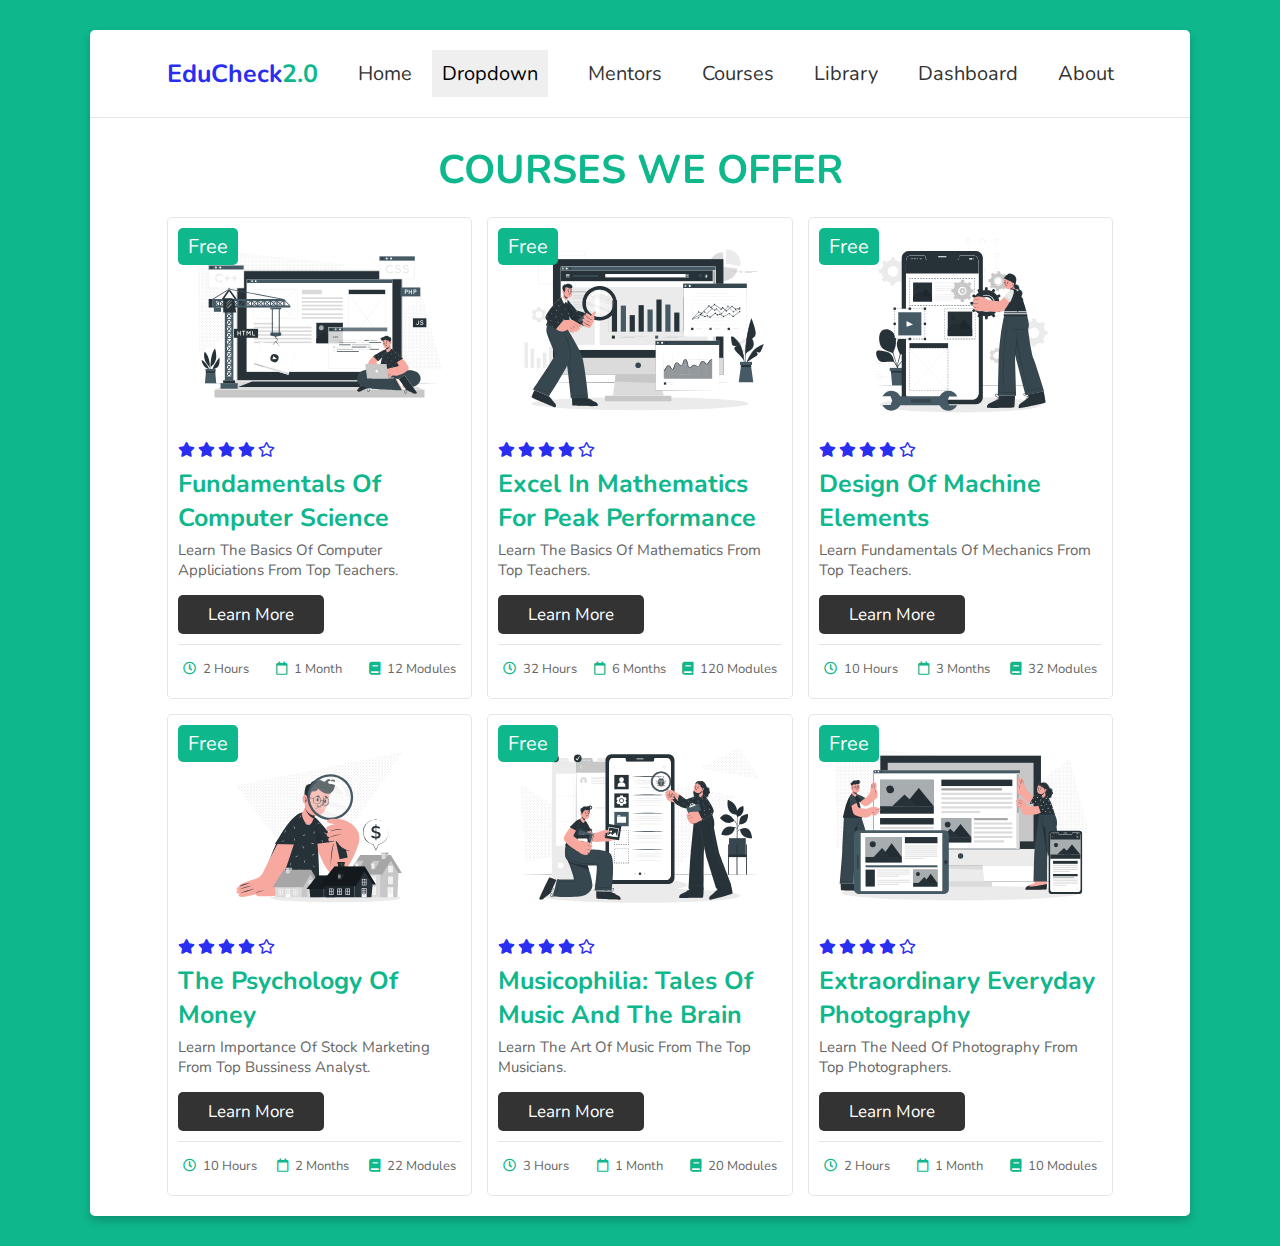
<file: index.html>
<!DOCTYPE html>
<html lang="en">
<head>
    <meta charset="UTF-8">
    <meta name="viewport" content="width=device-width, initial-scale=1.0">
    <title>course</title>

    <link rel="stylesheet" href="https://cdnjs.cloudflare.com/ajax/libs/font-awesome/5.15.3/css/all.min.css">

    <link rel="stylesheet" href="css/style.css">

</head>
<body>
    
<div class="container">

<header>

    <a href="#" class="logo">EduCheck<span>2.0</span></a>

    <div id="menu" class="fas fa-bars"></div>

    <nav class="navbar">
        <ul class="nav-menu">
            <li class="nav-item">
       <a href="home.html">Home</a>
            </li>
            <li class="nav-item">
        <div class="dropdown">
            <button class="dropbtn">Dropdown</button>
            <div class="dropdown-content">
            <a href="#">Students</a>
            <a href="#">Parents</a>
            <a href="#">Mentors</a>
            </div>
          </div>   
          </li>
          <li class="nav-item">
        <a href="">Mentors</a>  
        <li class="nav-item">
        <a href="course.html">Courses</a></li>
        <li class="nav-item">
        <a href="">Library</a></li>
        <li class="nav-item">
        <a href="">Dashboard</a></li>
        <li class="nav-item">
        <a href="">About</a></li>
        </ul>
        <div class="hamburger">
            <span class="bar"></span>
            <span class="bar"></span>
            <span class="bar"></span>
        </div>

    </nav>

</header>

<h1 class="heading"> courses we offer </h1>

<!-- course section  -->

<section class="course">

    <div class="box">
        <span class="amount">Free</span>
        <img src="images/course-1.svg" alt="">
        <div class="stars">
            <i class="fas fa-star"></i>
            <i class="fas fa-star"></i>
            <i class="fas fa-star"></i>
            <i class="fas fa-star"></i>
            <i class="far fa-star"></i>
        </div>
        <h3>Fundamentals of Computer Science</h3>
        <p>Learn the basics of Computer Appliciations from top teachers.</p>
        <a href="coursedetail1.html" class="btn">learn more</a>
        <div class="icons">
            <p> <i class="far fa-clock"></i> 2 hours </p>
            <p> <i class="far fa-calendar"></i> 1 month </p>
            <p> <i class="fas fa-book"></i> 12 modules </p>
        </div>
    </div>

    <div class="box">
        <span class="amount">Free</span>
        <img src="images/course-2.svg" alt="">
        <div class="stars">
            <i class="fas fa-star"></i>
            <i class="fas fa-star"></i>
            <i class="fas fa-star"></i>
            <i class="fas fa-star"></i>
            <i class="far fa-star"></i>
        </div>
        <h3>Excel in Mathematics for peak performance</h3>
        <p>Learn the basics of Mathematics from top teachers.</p>
        <a href="coursedetail2.html" class="btn">learn more</a>
        <div class="icons">
            <p> <i class="far fa-clock"></i> 32 hours </p>
            <p> <i class="far fa-calendar"></i> 6 months </p>
            <p> <i class="fas fa-book"></i> 120 modules </p>
        </div>
    </div>

    <div class="box">
        <span class="amount">Free</span>
        <img src="images/course-3.svg" alt="">
        <div class="stars">
            <i class="fas fa-star"></i>
            <i class="fas fa-star"></i>
            <i class="fas fa-star"></i>
            <i class="fas fa-star"></i>
            <i class="far fa-star"></i>
        </div>
        <h3>Design of Machine Elements</h3>
        <p>Learn fundamentals of Mechanics from top teachers.</p>
        <a href="coursedetail3.html" class="btn">learn more</a>
        <div class="icons">
            <p> <i class="far fa-clock"></i> 10 hours </p>
            <p> <i class="far fa-calendar"></i> 3 months </p>
            <p> <i class="fas fa-book"></i> 32 modules </p>
        </div>
    </div>

    <div class="box">
        <span class="amount">Free</span>
        <img src="images/course-4.svg" alt="">
        <div class="stars">
            <i class="fas fa-star"></i>
            <i class="fas fa-star"></i>
            <i class="fas fa-star"></i>
            <i class="fas fa-star"></i>
            <i class="far fa-star"></i>
        </div>
        <h3>The Psychology of Money</h3>
        <p>Learn importance of stock marketing from top bussiness analyst.</p>
        <a href="coursedetail4.html" class="btn">learn more</a>
        <div class="icons">
            <p> <i class="far fa-clock"></i> 10 hours </p>
            <p> <i class="far fa-calendar"></i> 2 months </p>
            <p> <i class="fas fa-book"></i> 22 modules </p>
        </div>
    </div>

    <div class="box">
        <span class="amount">Free</span>
        <img src="images/course-5.svg" alt="">
        <div class="stars">
            <i class="fas fa-star"></i>
            <i class="fas fa-star"></i>
            <i class="fas fa-star"></i>
            <i class="fas fa-star"></i>
            <i class="far fa-star"></i>
        </div>
        <h3>Musicophilia: Tales of Music and the Brain</h3>
        <p>Learn the art of music from the top musicians.</p>
        <a href="coursedetail5.html" class="btn">learn more</a>
        <div class="icons">
            <p> <i class="far fa-clock"></i> 3 hours </p>
            <p> <i class="far fa-calendar"></i> 1 month </p>
            <p> <i class="fas fa-book"></i> 20 modules </p>
        </div>
    </div>

    <div class="box">
        <span class="amount">Free</span>
        <img src="images/course-6.svg" alt="">
        <div class="stars">
            <i class="fas fa-star"></i>
            <i class="fas fa-star"></i>
            <i class="fas fa-star"></i>
            <i class="fas fa-star"></i>
            <i class="far fa-star"></i>
        </div>
        <h3>Extraordinary Everyday Photography</h3>
        <p>Learn the need of photography from top photographers.</p>
        <a href="coursedetail6.html" class="btn">learn more</a>
        <div class="icons">
            <p> <i class="far fa-clock"></i> 2 hours </p>
            <p> <i class="far fa-calendar"></i> 1 month </p>
            <p> <i class="fas fa-book"></i> 10 modules </p>
        </div>
    </div>

</section>

<script src="js/script.js"></script>

</body>
</html>
</file>
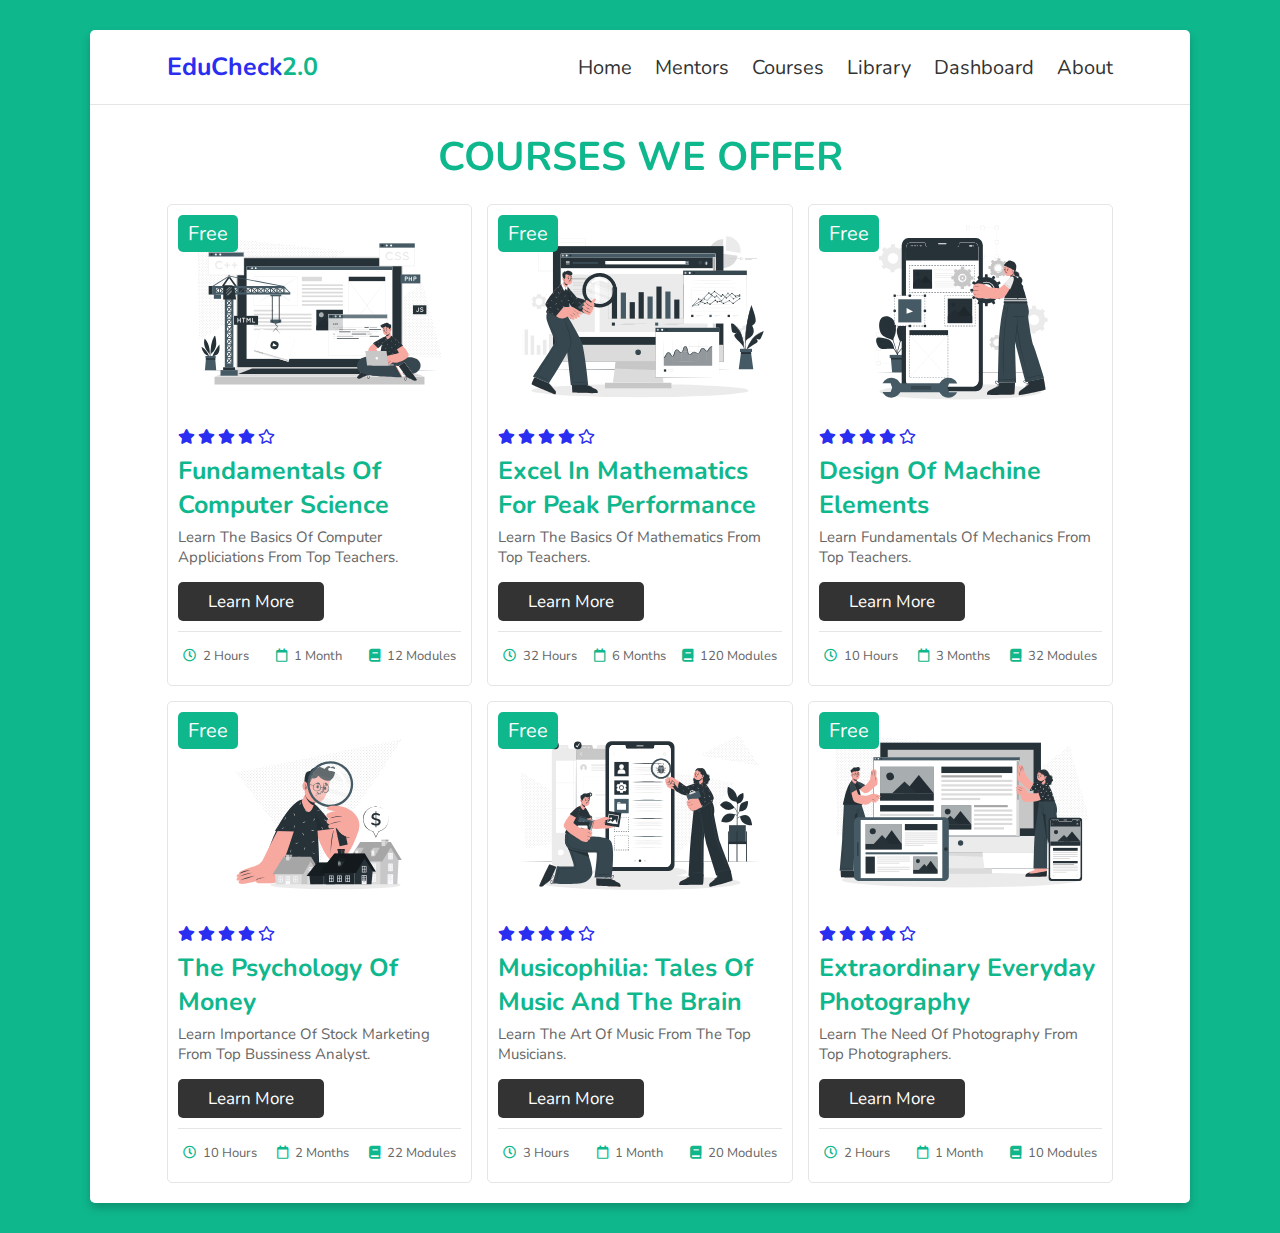
<file: course.html>
<!DOCTYPE html>
<html lang="en">
<head>
    <meta charset="UTF-8">
    <meta name="viewport" content="width=device-width, initial-scale=1.0">
    <title>course</title>

    <link rel="stylesheet" href="https://cdnjs.cloudflare.com/ajax/libs/font-awesome/5.15.3/css/all.min.css">

    <link rel="stylesheet" href="css/style.css">

</head>
<body>
    
<div class="container">

<header>

    <a href="#" class="logo">EduCheck<span>2.0</span></a>

    <div id="menu" class="fas fa-bars"></div>

    <nav class="navbar">
        <a href="home.html">Home</a>
        <a href="">Mentors</a>
        <a href="course.html">Courses</a>
        <a href="">Library</a>
        <a href="">Dashboard</a>
        <a href="">About</a>
    </nav>

</header>

<h1 class="heading"> courses we offer </h1>

<!-- course section  -->

<section class="course">

    <div class="box">
        <span class="amount">Free</span>
        <img src="images/course-1.svg" alt="">
        <div class="stars">
            <i class="fas fa-star"></i>
            <i class="fas fa-star"></i>
            <i class="fas fa-star"></i>
            <i class="fas fa-star"></i>
            <i class="far fa-star"></i>
        </div>
        <h3>Fundamentals of Computer Science</h3>
        <p>Learn the basics of Computer Appliciations from top teachers.</p>
        <a href="coursedetail1.html" class="btn">learn more</a>
        <div class="icons">
            <p> <i class="far fa-clock"></i> 2 hours </p>
            <p> <i class="far fa-calendar"></i> 1 month </p>
            <p> <i class="fas fa-book"></i> 12 modules </p>
        </div>
    </div>

    <div class="box">
        <span class="amount">Free</span>
        <img src="images/course-2.svg" alt="">
        <div class="stars">
            <i class="fas fa-star"></i>
            <i class="fas fa-star"></i>
            <i class="fas fa-star"></i>
            <i class="fas fa-star"></i>
            <i class="far fa-star"></i>
        </div>
        <h3>Excel in Mathematics for peak performance</h3>
        <p>Learn the basics of Mathematics from top teachers.</p>
        <a href="coursedetail2.html" class="btn">learn more</a>
        <div class="icons">
            <p> <i class="far fa-clock"></i> 32 hours </p>
            <p> <i class="far fa-calendar"></i> 6 months </p>
            <p> <i class="fas fa-book"></i> 120 modules </p>
        </div>
    </div>

    <div class="box">
        <span class="amount">Free</span>
        <img src="images/course-3.svg" alt="">
        <div class="stars">
            <i class="fas fa-star"></i>
            <i class="fas fa-star"></i>
            <i class="fas fa-star"></i>
            <i class="fas fa-star"></i>
            <i class="far fa-star"></i>
        </div>
        <h3>Design of Machine Elements</h3>
        <p>Learn fundamentals of Mechanics from top teachers.</p>
        <a href="coursedetail3.html" class="btn">learn more</a>
        <div class="icons">
            <p> <i class="far fa-clock"></i> 10 hours </p>
            <p> <i class="far fa-calendar"></i> 3 months </p>
            <p> <i class="fas fa-book"></i> 32 modules </p>
        </div>
    </div>

    <div class="box">
        <span class="amount">Free</span>
        <img src="images/course-4.svg" alt="">
        <div class="stars">
            <i class="fas fa-star"></i>
            <i class="fas fa-star"></i>
            <i class="fas fa-star"></i>
            <i class="fas fa-star"></i>
            <i class="far fa-star"></i>
        </div>
        <h3>The Psychology of Money</h3>
        <p>Learn importance of stock marketing from top bussiness analyst.</p>
        <a href="coursedetail4.html" class="btn">learn more</a>
        <div class="icons">
            <p> <i class="far fa-clock"></i> 10 hours </p>
            <p> <i class="far fa-calendar"></i> 2 months </p>
            <p> <i class="fas fa-book"></i> 22 modules </p>
        </div>
    </div>

    <div class="box">
        <span class="amount">Free</span>
        <img src="images/course-5.svg" alt="">
        <div class="stars">
            <i class="fas fa-star"></i>
            <i class="fas fa-star"></i>
            <i class="fas fa-star"></i>
            <i class="fas fa-star"></i>
            <i class="far fa-star"></i>
        </div>
        <h3>Musicophilia: Tales of Music and the Brain</h3>
        <p>Learn the art of music from the top musicians.</p>
        <a href="coursedetail5.html" class="btn">learn more</a>
        <div class="icons">
            <p> <i class="far fa-clock"></i> 3 hours </p>
            <p> <i class="far fa-calendar"></i> 1 month </p>
            <p> <i class="fas fa-book"></i> 20 modules </p>
        </div>
    </div>

    <div class="box">
        <span class="amount">Free</span>
        <img src="images/course-6.svg" alt="">
        <div class="stars">
            <i class="fas fa-star"></i>
            <i class="fas fa-star"></i>
            <i class="fas fa-star"></i>
            <i class="fas fa-star"></i>
            <i class="far fa-star"></i>
        </div>
        <h3>Extraordinary Everyday Photography</h3>
        <p>Learn the need of photography from top photographers.</p>
        <a href="coursedetail6.html" class="btn">learn more</a>
        <div class="icons">
            <p> <i class="far fa-clock"></i> 2 hours </p>
            <p> <i class="far fa-calendar"></i> 1 month </p>
            <p> <i class="fas fa-book"></i> 10 modules </p>
        </div>
    </div>

</section>

<script src="js/script.js"></script>

</body>
</html>
</file>
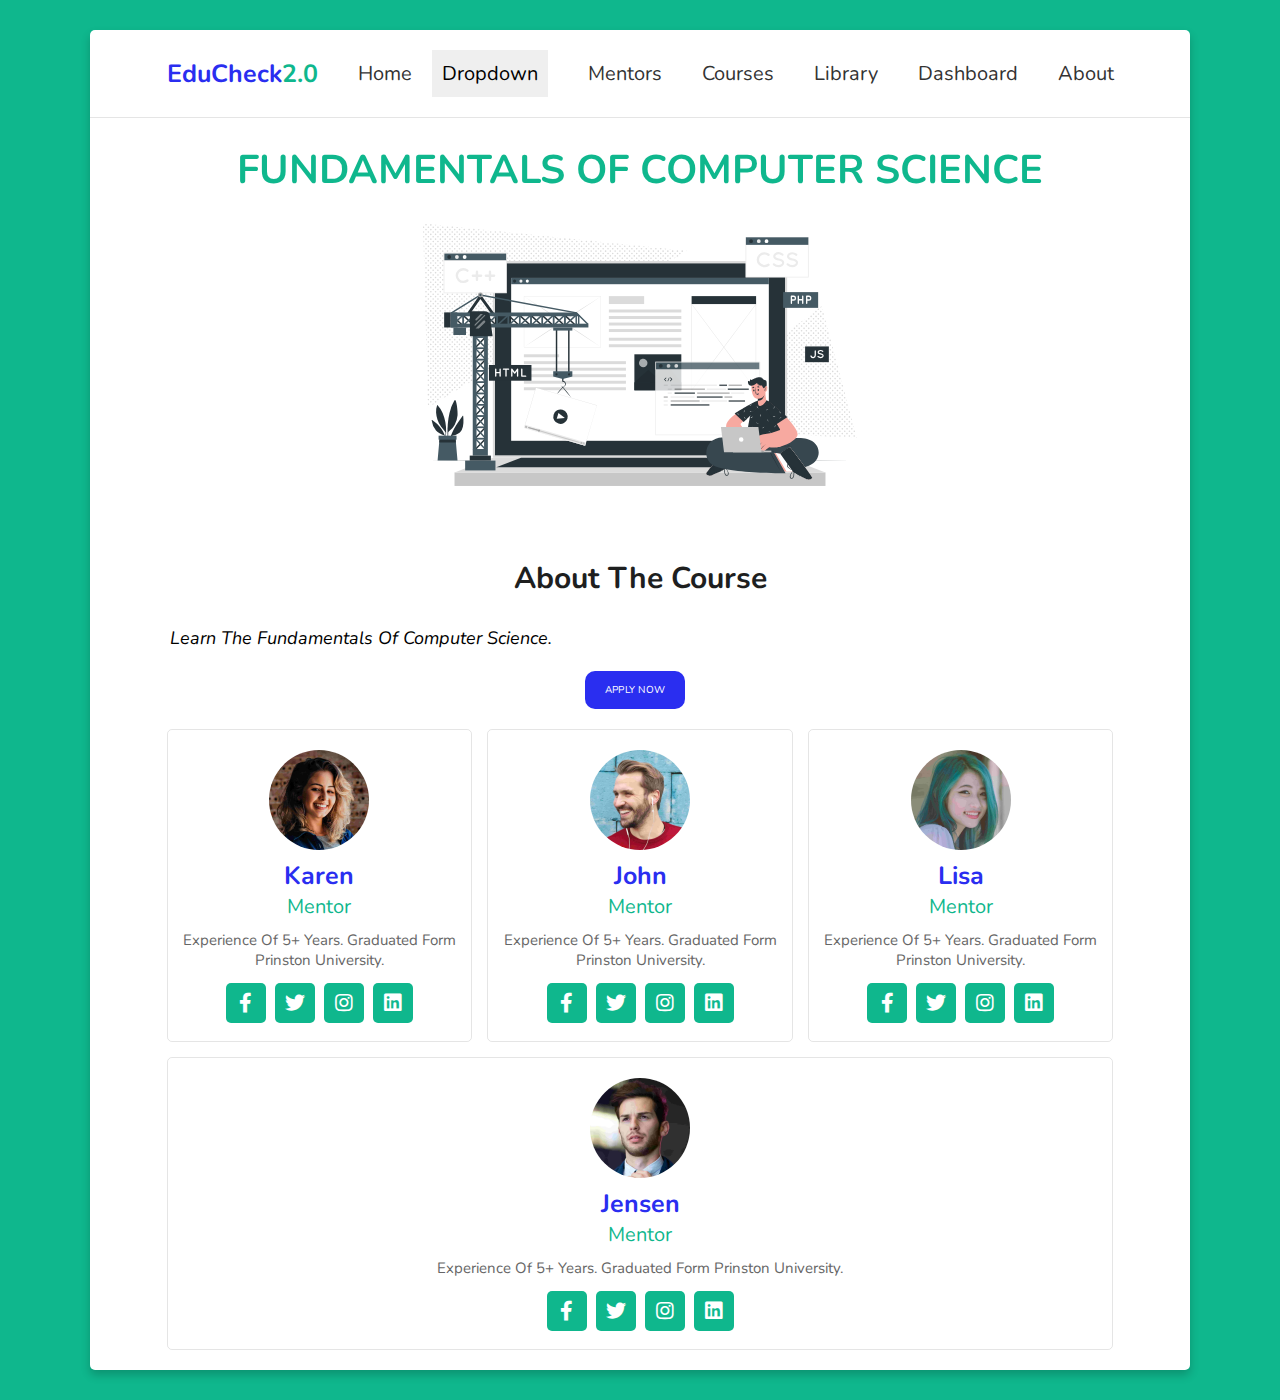
<file: coursedetail1.html>
<!DOCTYPE html>
<html lang="en">
<head>
    <meta charset="UTF-8">
    <meta name="viewport" content="width=device-width, initial-scale=1.0">
    <title>teacher</title>

    <link rel="stylesheet" href="https://cdnjs.cloudflare.com/ajax/libs/font-awesome/5.15.3/css/all.min.css">

    <link rel="stylesheet" href="css/style.css">

</head>
<body>
    
<div class="container">

<header>

    <a href="#" class="logo">EduCheck<span>2.0</span></a>

    <div id="menu" class="fas fa-bars"></div>

    <nav class="navbar">
        <ul class="nav-menu">
            <li class="nav-item">
       <a href="home.html">Home</a>
            </li>
            <li class="nav-item">
        <div class="dropdown">
            <button class="dropbtn">Dropdown</button>
            <div class="dropdown-content">
            <a href="#">Students</a>
            <a href="#">Parents</a>
            <a href="#">Mentors</a>
            </div>
          </div>   
          </li>
          <li class="nav-item">
        <a href="">Mentors</a>  
        <li class="nav-item">
        <a href="course.html">Courses</a></li>
        <li class="nav-item">
        <a href="">Library</a></li>
        <li class="nav-item">
        <a href="">Dashboard</a></li>
        <li class="nav-item">
        <a href="">About</a></li>
        </ul>
        <div class="hamburger">
            <span class="bar"></span>
            <span class="bar"></span>
            <span class="bar"></span>
        </div>
    
    </nav>

</header>
<h1 class="heading"> Fundamentals Of Computer Science </h1>
<img src="images/course-1.svg" alt="" class="responsive">
<br><br>
<div class="detail">
    <h2>About the Course</h2>
    <br>
</div>
<div class="detailsection">
<p>Learn the Fundamentals Of Computer Science.</p>
<br>
</div>
<a href="" class="button">Apply Now</a>
<!-- teacher section  -->

<section class="teacher">

    <div class="box">
        <img src="images/teacher-1.png" alt="">
        <h3>Karen</h3>
        <span>mentor</span>
        <p>Experience of 5+ years. Graduated form Prinston University.</p>
        <div class="share">
            <a href="#" class="fab fa-facebook-f"></a>
            <a href="#" class="fab fa-twitter"></a>
            <a href="#" class="fab fa-instagram"></a>
            <a href="#" class="fab fa-linkedin"></a>
        </div>
    </div>

    <div class="box">
        <img src="images/teacher-2.png" alt="">
        <h3>john </h3>
        <span>mentor</span>
        <p>Experience of 5+ years. Graduated form Prinston University.</p>
        <div class="share">
            <a href="#" class="fab fa-facebook-f"></a>
            <a href="#" class="fab fa-twitter"></a>
            <a href="#" class="fab fa-instagram"></a>
            <a href="#" class="fab fa-linkedin"></a>
        </div>
    </div>

    <div class="box">
        <img src="images/teacher-3.png" alt="">
        <h3>Lisa</h3>
        <span>mentor</span>
        <p>Experience of 5+ years. Graduated form Prinston University.</p>
        <div class="share">
            <a href="#" class="fab fa-facebook-f"></a>
            <a href="#" class="fab fa-twitter"></a>
            <a href="#" class="fab fa-instagram"></a>
            <a href="#" class="fab fa-linkedin"></a>
        </div>
    </div>

    <div class="box">
        <img src="images/teacher-4.png" alt="">
        <h3>Jensen</h3>
        <span>mentor</span>
        <p>Experience of 5+ years. Graduated form Prinston University.</p>
        <div class="share">
            <a href="#" class="fab fa-facebook-f"></a>
            <a href="#" class="fab fa-twitter"></a>
            <a href="#" class="fab fa-instagram"></a>
            <a href="#" class="fab fa-linkedin"></a>
        </div>
    </div>

</section>

<script src="js/script.js"></script>

</body>
</html>
</file>
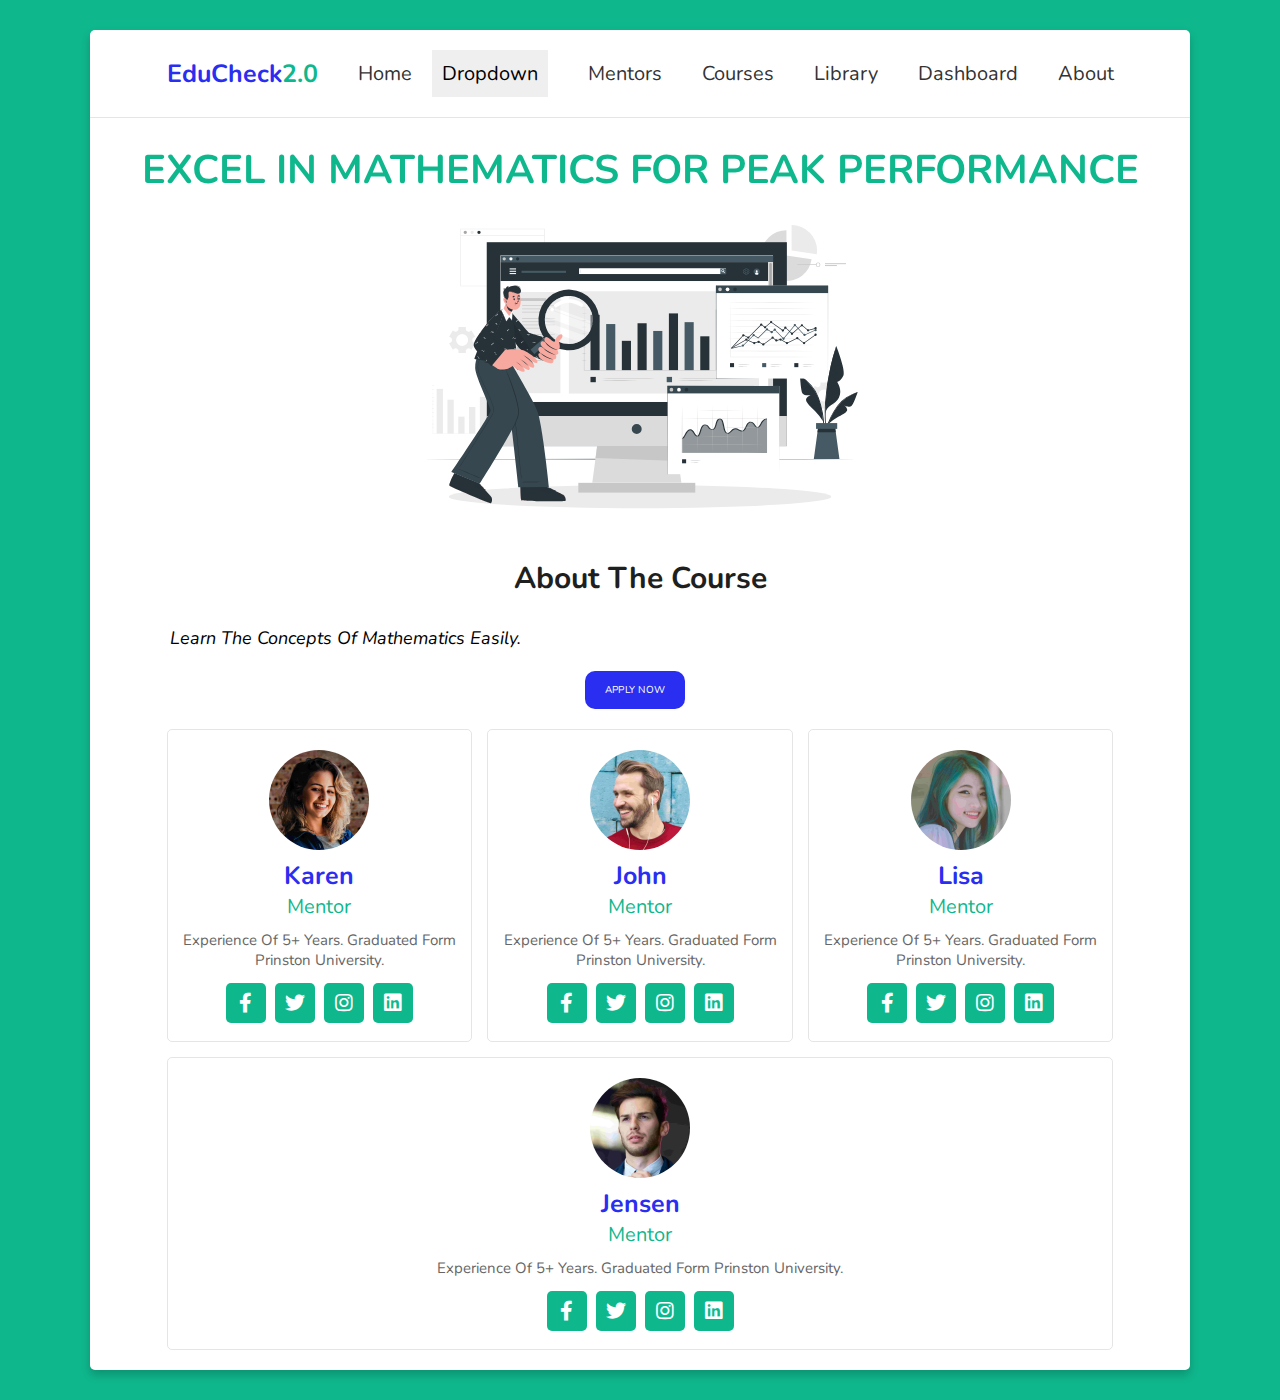
<file: coursedetail2.html>
<!DOCTYPE html>
<html lang="en">
<head>
    <meta charset="UTF-8">
    <meta name="viewport" content="width=device-width, initial-scale=1.0">
    <title>teacher</title>

    <link rel="stylesheet" href="https://cdnjs.cloudflare.com/ajax/libs/font-awesome/5.15.3/css/all.min.css">

    <link rel="stylesheet" href="css/style.css">

</head>
<body>
    
<div class="container">

<header>

    <a href="#" class="logo">EduCheck<span>2.0</span></a>

    <div id="menu" class="fas fa-bars"></div>

    <nav class="navbar">
        <ul class="nav-menu">
            <li class="nav-item">
       <a href="home.html">Home</a>
            </li>
            <li class="nav-item">
        <div class="dropdown">
            <button class="dropbtn">Dropdown</button>
            <div class="dropdown-content">
            <a href="#">Students</a>
            <a href="#">Parents</a>
            <a href="#">Mentors</a>
            </div>
          </div>   
          </li>
          <li class="nav-item">
        <a href="">Mentors</a>  
        <li class="nav-item">
        <a href="course.html">Courses</a></li>
        <li class="nav-item">
        <a href="">Library</a></li>
        <li class="nav-item">
        <a href="">Dashboard</a></li>
        <li class="nav-item">
        <a href="">About</a></li>
        </ul>
        <div class="hamburger">
            <span class="bar"></span>
            <span class="bar"></span>
            <span class="bar"></span>
        </div>
    
    </nav>

</header>
<h1 class="heading"> Excel In Mathematics For Peak Performance </h1>
<img src="images/course-2.svg" alt=""  class="responsive">
<br><br>
<div class="detail">
    <h2>About the Course</h2>
    <br>
</div>
<div class="detailsection">
<p>Learn the concepts of Mathematics easily.</p>
<br>
</div>
<a href="" class="button">Apply Now</a>
<!-- teacher section  -->

<section class="teacher">

    <div class="box">
        <img src="images/teacher-1.png" alt="">
        <h3>Karen</h3>
        <span>mentor</span>
        <p>Experience of 5+ years. Graduated form Prinston University.</p>
        <div class="share">
            <a href="#" class="fab fa-facebook-f"></a>
            <a href="#" class="fab fa-twitter"></a>
            <a href="#" class="fab fa-instagram"></a>
            <a href="#" class="fab fa-linkedin"></a>
        </div>
    </div>

    <div class="box">
        <img src="images/teacher-2.png" alt="">
        <h3>john </h3>
        <span>mentor</span>
        <p>Experience of 5+ years. Graduated form Prinston University.</p>
        <div class="share">
            <a href="#" class="fab fa-facebook-f"></a>
            <a href="#" class="fab fa-twitter"></a>
            <a href="#" class="fab fa-instagram"></a>
            <a href="#" class="fab fa-linkedin"></a>
        </div>
    </div>

    <div class="box">
        <img src="images/teacher-3.png" alt="">
        <h3>Lisa</h3>
        <span>mentor</span>
        <p>Experience of 5+ years. Graduated form Prinston University.</p>
        <div class="share">
            <a href="#" class="fab fa-facebook-f"></a>
            <a href="#" class="fab fa-twitter"></a>
            <a href="#" class="fab fa-instagram"></a>
            <a href="#" class="fab fa-linkedin"></a>
        </div>
    </div>

    <div class="box">
        <img src="images/teacher-4.png" alt="">
        <h3>Jensen</h3>
        <span>mentor</span>
        <p>Experience of 5+ years. Graduated form Prinston University.</p>
        <div class="share">
            <a href="#" class="fab fa-facebook-f"></a>
            <a href="#" class="fab fa-twitter"></a>
            <a href="#" class="fab fa-instagram"></a>
            <a href="#" class="fab fa-linkedin"></a>
        </div>
    </div>

</section>

<script src="js/script.js"></script>

</body>
</html>
</file>
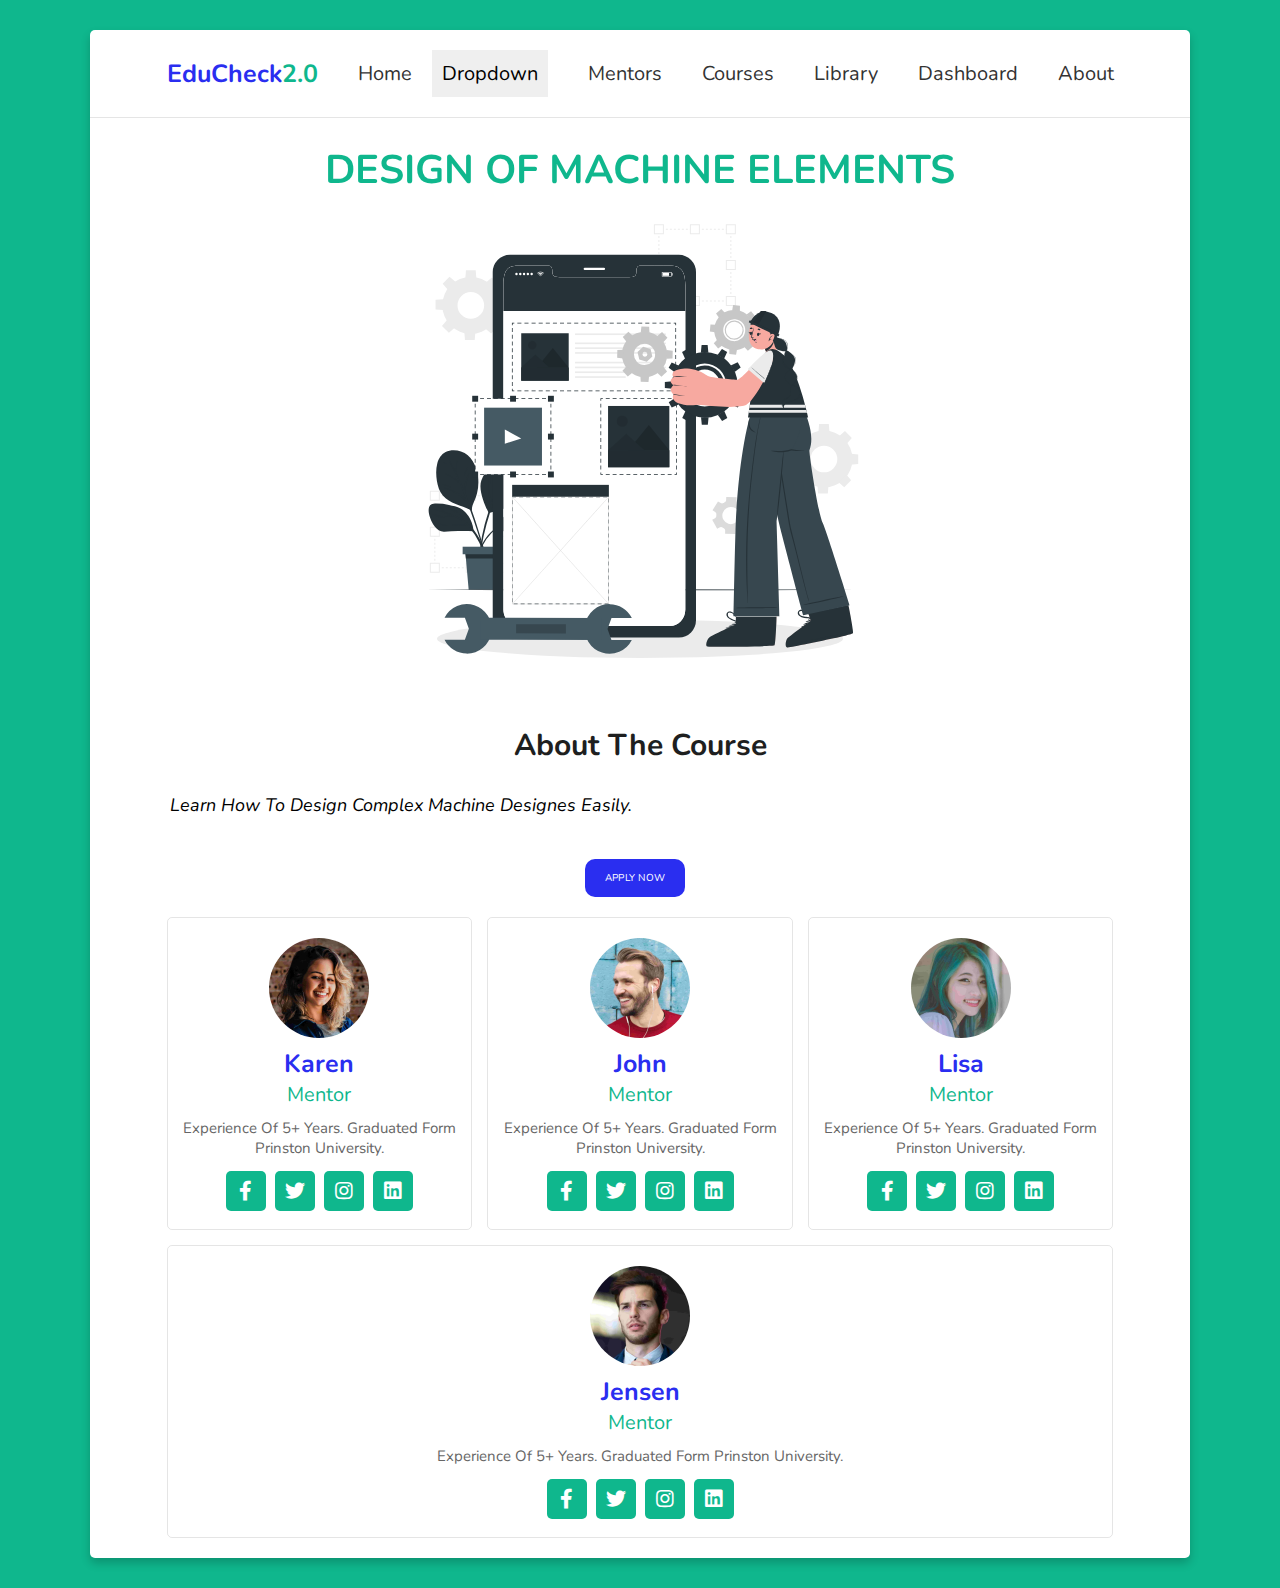
<file: coursedetail3.html>
<!DOCTYPE html>
<html lang="en">
<head>
    <meta charset="UTF-8">
    <meta name="viewport" content="width=device-width, initial-scale=1.0">
    <title>teacher</title>

    <link rel="stylesheet" href="https://cdnjs.cloudflare.com/ajax/libs/font-awesome/5.15.3/css/all.min.css">

    <link rel="stylesheet" href="css/style.css">

</head>
<body>
    
<div class="container">

<header>

    <a href="#" class="logo">EduCheck<span>2.0</span></a>

    <div id="menu" class="fas fa-bars"></div>

    <nav class="navbar">
        <ul class="nav-menu">
            <li class="nav-item">
       <a href="home.html">Home</a>
            </li>
            <li class="nav-item">
        <div class="dropdown">
            <button class="dropbtn">Dropdown</button>
            <div class="dropdown-content">
            <a href="#">Students</a>
            <a href="#">Parents</a>
            <a href="#">Mentors</a>
            </div>
          </div>   
          </li>
          <li class="nav-item">
        <a href="">Mentors</a>  
        <li class="nav-item">
        <a href="course.html">Courses</a></li>
        <li class="nav-item">
        <a href="">Library</a></li>
        <li class="nav-item">
        <a href="">Dashboard</a></li>
        <li class="nav-item">
        <a href="">About</a></li>
        </ul>
        <div class="hamburger">
            <span class="bar"></span>
            <span class="bar"></span>
            <span class="bar"></span>
        </div>
    
    </nav>

</header>
<h1 class="heading"> Design Of Machine Elements </h1>
<img src="images/course-3.svg" alt="" class="responsive">
<br><br>
<div class="detail">
    <h2>About the Course</h2>
    <br>
</div>
<div class="detailsection">
<p>Learn how to design complex machine designes easily.</p>
<br><br>
</div>

<!-- teacher section  -->
<a href="" class="button">Apply Now</a>
<section class="teacher">

    <div class="box">
        <img src="images/teacher-1.png" alt="">
        <h3>Karen</h3>
        <span>mentor</span>
        <p>Experience of 5+ years. Graduated form Prinston University.</p>
        <div class="share">
            <a href="#" class="fab fa-facebook-f"></a>
            <a href="#" class="fab fa-twitter"></a>
            <a href="#" class="fab fa-instagram"></a>
            <a href="#" class="fab fa-linkedin"></a>
        </div>
    </div>

    <div class="box">
        <img src="images/teacher-2.png" alt="">
        <h3>john </h3>
        <span>mentor</span>
        <p>Experience of 5+ years. Graduated form Prinston University.</p>
        <div class="share">
            <a href="#" class="fab fa-facebook-f"></a>
            <a href="#" class="fab fa-twitter"></a>
            <a href="#" class="fab fa-instagram"></a>
            <a href="#" class="fab fa-linkedin"></a>
        </div>
    </div>

    <div class="box">
        <img src="images/teacher-3.png" alt="">
        <h3>Lisa</h3>
        <span>mentor</span>
        <p>Experience of 5+ years. Graduated form Prinston University.</p>
        <div class="share">
            <a href="#" class="fab fa-facebook-f"></a>
            <a href="#" class="fab fa-twitter"></a>
            <a href="#" class="fab fa-instagram"></a>
            <a href="#" class="fab fa-linkedin"></a>
        </div>
    </div>

    <div class="box">
        <img src="images/teacher-4.png" alt="">
        <h3>Jensen</h3>
        <span>mentor</span>
        <p>Experience of 5+ years. Graduated form Prinston University.</p>
        <div class="share">
            <a href="#" class="fab fa-facebook-f"></a>
            <a href="#" class="fab fa-twitter"></a>
            <a href="#" class="fab fa-instagram"></a>
            <a href="#" class="fab fa-linkedin"></a>
        </div>
    </div>

</section>

<script src="js/script.js"></script>

</body>
</html>
</file>
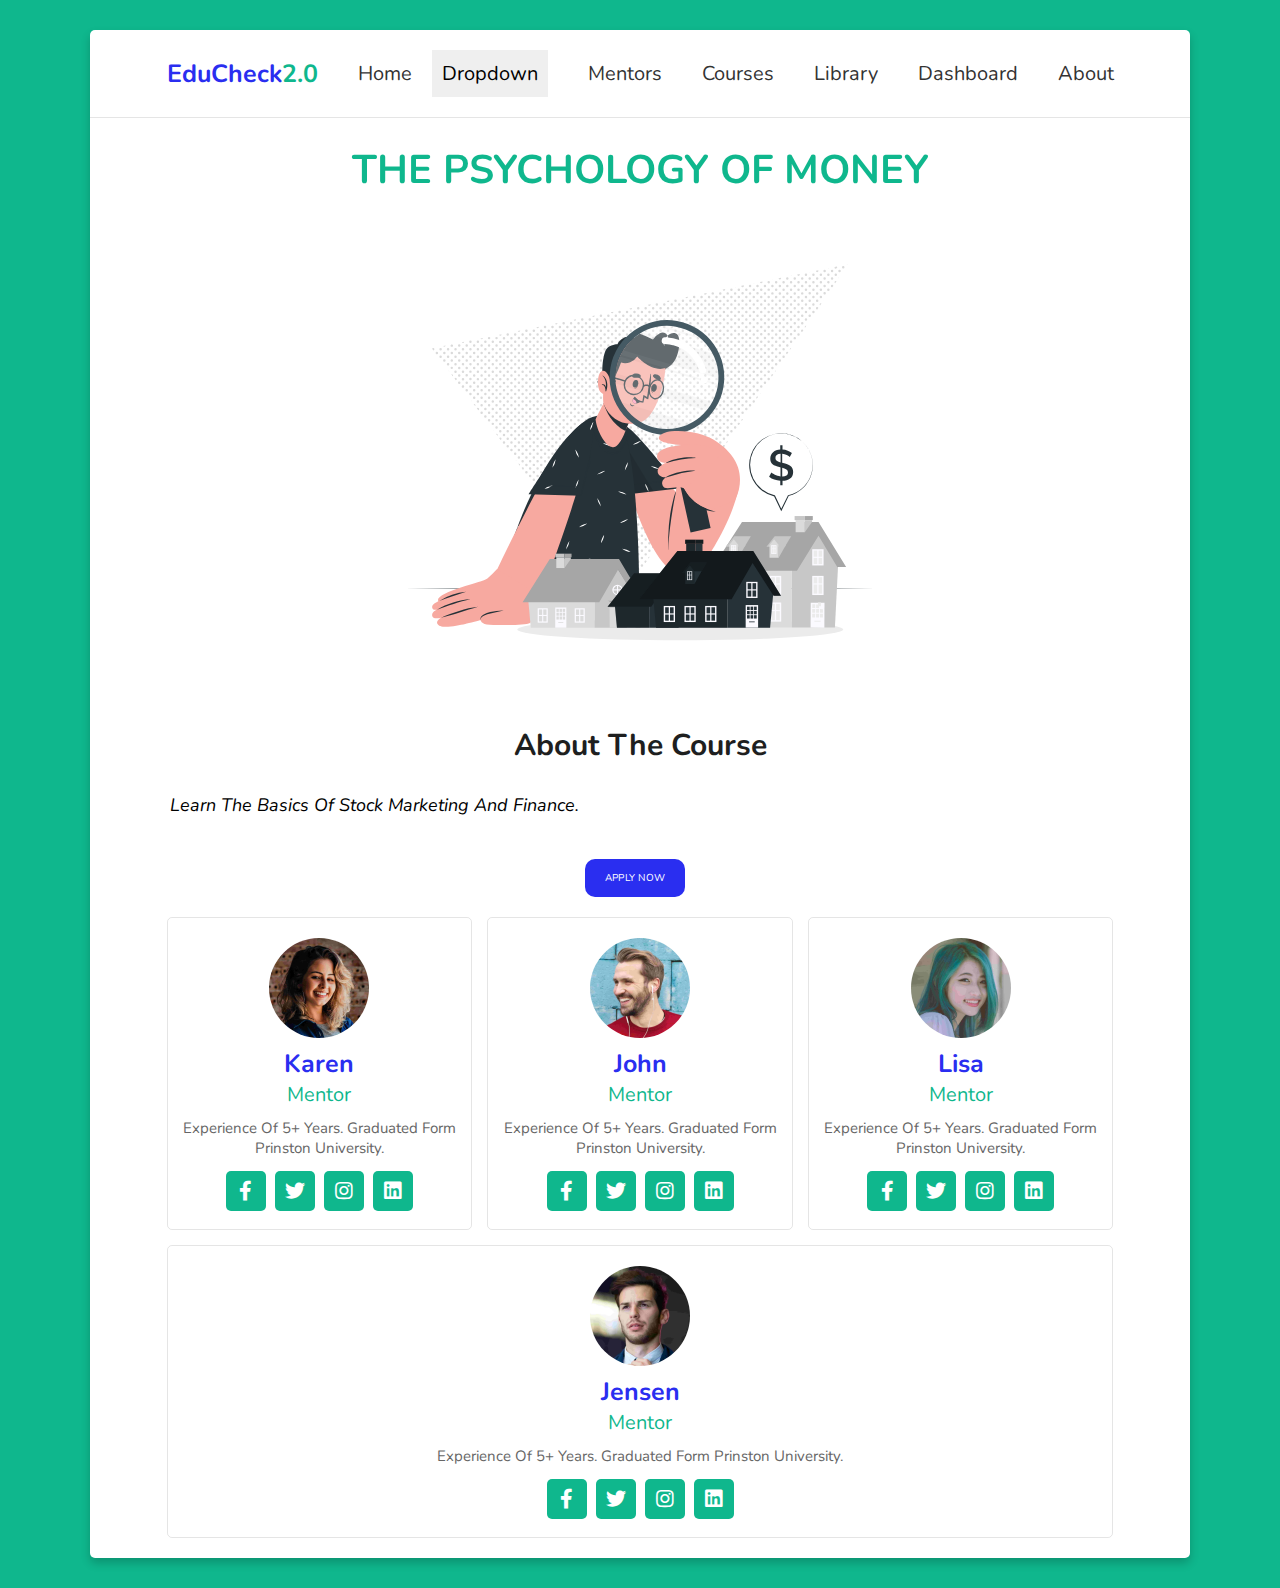
<file: coursedetail4.html>
<!DOCTYPE html>
<html lang="en">
<head>
    <meta charset="UTF-8">
    <meta name="viewport" content="width=device-width, initial-scale=1.0">
    <title>teacher</title>

    <link rel="stylesheet" href="https://cdnjs.cloudflare.com/ajax/libs/font-awesome/5.15.3/css/all.min.css">

    <link rel="stylesheet" href="css/style.css">

</head>
<body>
    
<div class="container">

<header>

    <a href="#" class="logo">EduCheck<span>2.0</span></a>

    <div id="menu" class="fas fa-bars"></div>

    <nav class="navbar">
        <ul class="nav-menu">
            <li class="nav-item">
       <a href="home.html">Home</a>
            </li>
            <li class="nav-item">
        <div class="dropdown">
            <button class="dropbtn">Dropdown</button>
            <div class="dropdown-content">
            <a href="#">Students</a>
            <a href="#">Parents</a>
            <a href="#">Mentors</a>
            </div>
          </div>   
          </li>
          <li class="nav-item">
        <a href="">Mentors</a>  
        <li class="nav-item">
        <a href="course.html">Courses</a></li>
        <li class="nav-item">
        <a href="">Library</a></li>
        <li class="nav-item">
        <a href="">Dashboard</a></li>
        <li class="nav-item">
        <a href="">About</a></li>
        </ul>
        <div class="hamburger">
            <span class="bar"></span>
            <span class="bar"></span>
            <span class="bar"></span>
        </div>
    
    </nav>

</header>
<h1 class="heading"> The Psychology Of Money </h1>
<img src="images/course-4.svg" alt=""  class="responsive">
<br><br>
<div class="detail">
    <h2>About the Course</h2>
    <br>
</div>
<div class="detailsection">
<p>Learn the basics  of stock marketing and finance.</p>
<br><br>
</div>
<a href="" class="button">Apply Now</a>
<!-- teacher section  -->

<section class="teacher">

    <div class="box">
        <img src="images/teacher-1.png" alt="">
        <h3>Karen</h3>
        <span>mentor</span>
        <p>Experience of 5+ years. Graduated form Prinston University.</p>
        <div class="share">
            <a href="#" class="fab fa-facebook-f"></a>
            <a href="#" class="fab fa-twitter"></a>
            <a href="#" class="fab fa-instagram"></a>
            <a href="#" class="fab fa-linkedin"></a>
        </div>
    </div>

    <div class="box">
        <img src="images/teacher-2.png" alt="">
        <h3>john </h3>
        <span>mentor</span>
        <p>Experience of 5+ years. Graduated form Prinston University.</p>
        <div class="share">
            <a href="#" class="fab fa-facebook-f"></a>
            <a href="#" class="fab fa-twitter"></a>
            <a href="#" class="fab fa-instagram"></a>
            <a href="#" class="fab fa-linkedin"></a>
        </div>
    </div>

    <div class="box">
        <img src="images/teacher-3.png" alt="">
        <h3>Lisa</h3>
        <span>mentor</span>
        <p>Experience of 5+ years. Graduated form Prinston University.</p>
        <div class="share">
            <a href="#" class="fab fa-facebook-f"></a>
            <a href="#" class="fab fa-twitter"></a>
            <a href="#" class="fab fa-instagram"></a>
            <a href="#" class="fab fa-linkedin"></a>
        </div>
    </div>

    <div class="box">
        <img src="images/teacher-4.png" alt="">
        <h3>Jensen</h3>
        <span>mentor</span>
        <p>Experience of 5+ years. Graduated form Prinston University.</p>
        <div class="share">
            <a href="#" class="fab fa-facebook-f"></a>
            <a href="#" class="fab fa-twitter"></a>
            <a href="#" class="fab fa-instagram"></a>
            <a href="#" class="fab fa-linkedin"></a>
        </div>
    </div>

</section>

<script src="js/script.js"></script>

</body>
</html>
</file>
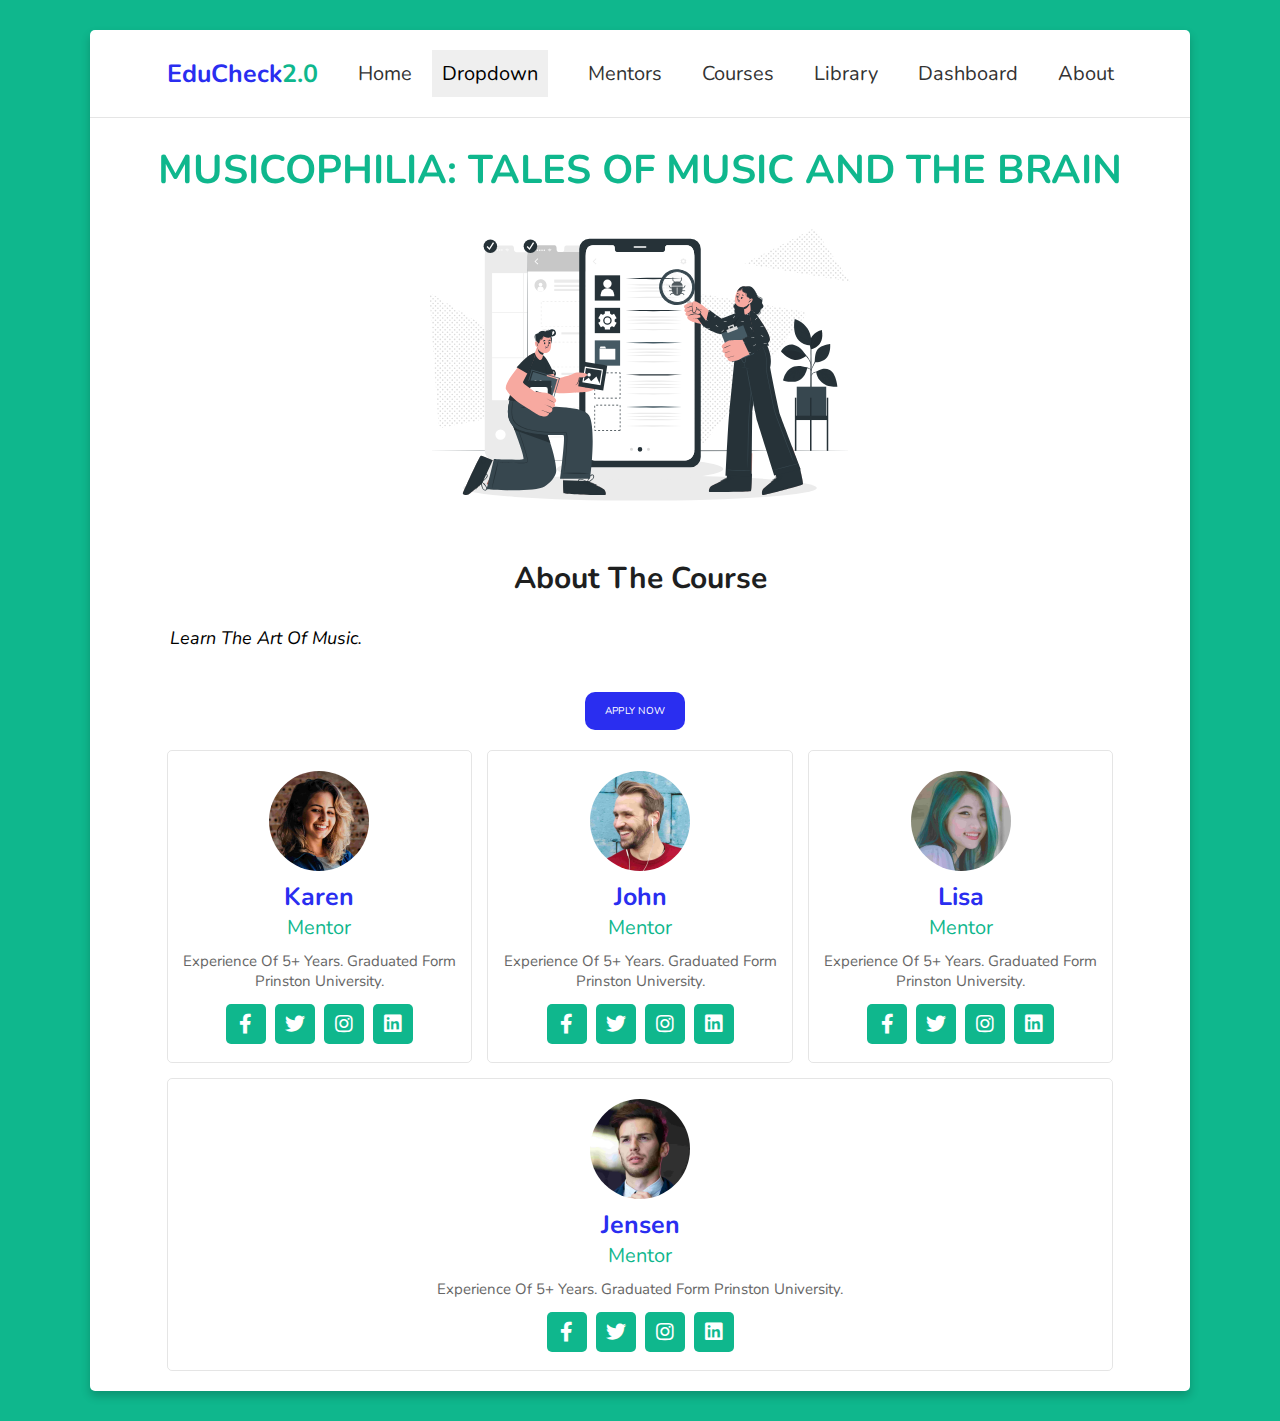
<file: coursedetail5.html>
<!DOCTYPE html>
<html lang="en">
<head>
    <meta charset="UTF-8">
    <meta name="viewport" content="width=device-width, initial-scale=1.0">
    <title>teacher</title>

    <link rel="stylesheet" href="https://cdnjs.cloudflare.com/ajax/libs/font-awesome/5.15.3/css/all.min.css">

    <link rel="stylesheet" href="css/style.css">

</head>
<body>
    
<div class="container">

<header>

    <a href="#" class="logo">EduCheck<span>2.0</span></a>

    <div id="menu" class="fas fa-bars"></div>

    <nav class="navbar">
        <ul class="nav-menu">
            <li class="nav-item">
       <a href="home.html">Home</a>
            </li>
            <li class="nav-item">
        <div class="dropdown">
            <button class="dropbtn">Dropdown</button>
            <div class="dropdown-content">
            <a href="#">Students</a>
            <a href="#">Parents</a>
            <a href="#">Mentors</a>
            </div>
          </div>   
          </li>
          <li class="nav-item">
        <a href="">Mentors</a>  
        <li class="nav-item">
        <a href="course.html">Courses</a></li>
        <li class="nav-item">
        <a href="">Library</a></li>
        <li class="nav-item">
        <a href="">Dashboard</a></li>
        <li class="nav-item">
        <a href="">About</a></li>
        </ul>
        <div class="hamburger">
            <span class="bar"></span>
            <span class="bar"></span>
            <span class="bar"></span>
        </div>
    
    </nav>

</header>
<h1 class="heading"> Musicophilia: Tales Of Music And The Brain </h1>
<img src="images/course-5.svg" alt=""  class="responsive">
<br><br>
<div class="detail">
    <h2>About the Course</h2>
    <br>
</div>
<div class="detailsection">
<p>Learn the art of music.</p>
<br><br>
</div>
<a href="" class="button">Apply Now</a>
<!-- teacher section  -->

<section class="teacher">

    <div class="box">
        <img src="images/teacher-1.png" alt="">
        <h3>Karen</h3>
        <span>mentor</span>
        <p>Experience of 5+ years. Graduated form Prinston University.</p>
        <div class="share">
            <a href="#" class="fab fa-facebook-f"></a>
            <a href="#" class="fab fa-twitter"></a>
            <a href="#" class="fab fa-instagram"></a>
            <a href="#" class="fab fa-linkedin"></a>
        </div>
    </div>

    <div class="box">
        <img src="images/teacher-2.png" alt="">
        <h3>john </h3>
        <span>mentor</span>
        <p>Experience of 5+ years. Graduated form Prinston University.</p>
        <div class="share">
            <a href="#" class="fab fa-facebook-f"></a>
            <a href="#" class="fab fa-twitter"></a>
            <a href="#" class="fab fa-instagram"></a>
            <a href="#" class="fab fa-linkedin"></a>
        </div>
    </div>

    <div class="box">
        <img src="images/teacher-3.png" alt="">
        <h3>Lisa</h3>
        <span>mentor</span>
        <p>Experience of 5+ years. Graduated form Prinston University.</p>
        <div class="share">
            <a href="#" class="fab fa-facebook-f"></a>
            <a href="#" class="fab fa-twitter"></a>
            <a href="#" class="fab fa-instagram"></a>
            <a href="#" class="fab fa-linkedin"></a>
        </div>
    </div>

    <div class="box">
        <img src="images/teacher-4.png" alt="">
        <h3>Jensen</h3>
        <span>mentor</span>
        <p>Experience of 5+ years. Graduated form Prinston University.</p>
        <div class="share">
            <a href="#" class="fab fa-facebook-f"></a>
            <a href="#" class="fab fa-twitter"></a>
            <a href="#" class="fab fa-instagram"></a>
            <a href="#" class="fab fa-linkedin"></a>
        </div>
    </div>

</section>

<script src="js/script.js"></script>

</body>
</html>
</file>
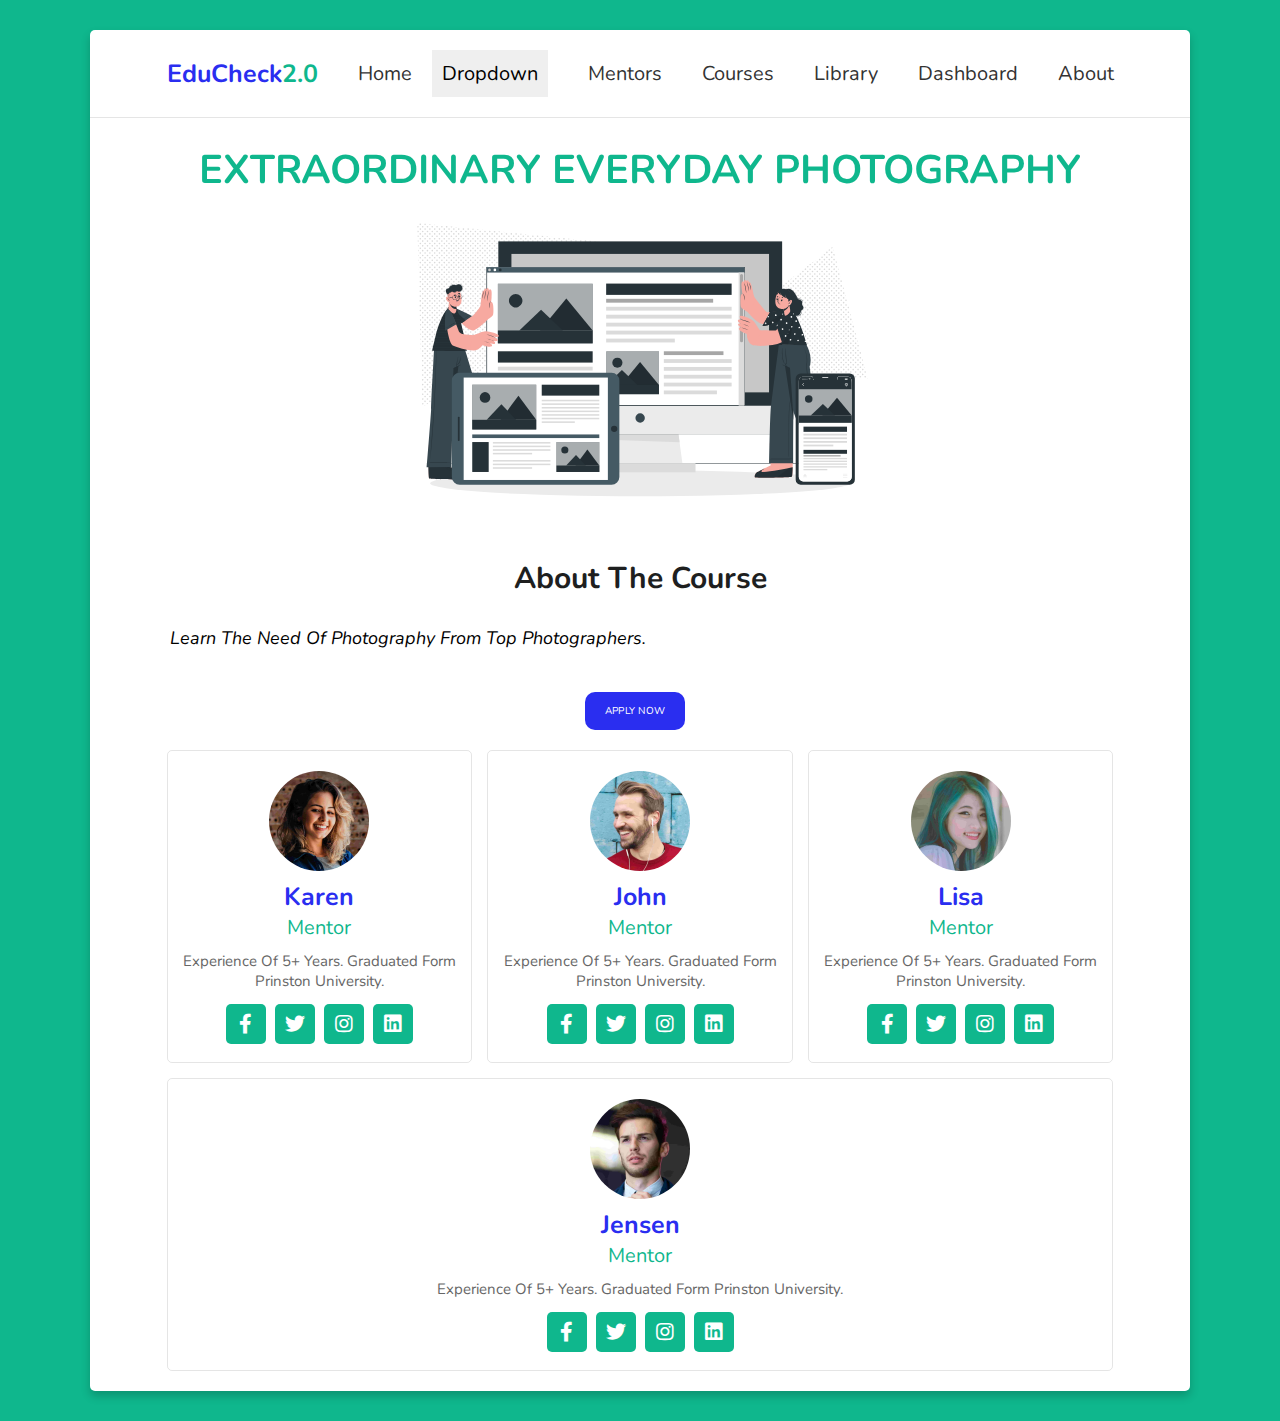
<file: coursedetail6.html>
<!DOCTYPE html>
<html lang="en">
<head>
    <meta charset="UTF-8">
    <meta name="viewport" content="width=device-width, initial-scale=1.0">
    <title>teacher</title>

    <link rel="stylesheet" href="https://cdnjs.cloudflare.com/ajax/libs/font-awesome/5.15.3/css/all.min.css">

    <link rel="stylesheet" href="css/style.css">

</head>
<body>
    
<div class="container">

<header>

    <a href="#" class="logo">EduCheck<span>2.0</span></a>

    <div id="menu" class="fas fa-bars"></div>

    <nav class="navbar">
        <ul class="nav-menu">
            <li class="nav-item">
       <a href="home.html">Home</a>
            </li>
            <li class="nav-item">
        <div class="dropdown">
            <button class="dropbtn">Dropdown</button>
            <div class="dropdown-content">
            <a href="#">Students</a>
            <a href="#">Parents</a>
            <a href="#">Mentors</a>
            </div>
          </div>   
          </li>
          <li class="nav-item">
        <a href="">Mentors</a>  
        <li class="nav-item">
        <a href="course.html">Courses</a></li>
        <li class="nav-item">
        <a href="">Library</a></li>
        <li class="nav-item">
        <a href="">Dashboard</a></li>
        <li class="nav-item">
        <a href="">About</a></li>
        </ul>
        <div class="hamburger">
            <span class="bar"></span>
            <span class="bar"></span>
            <span class="bar"></span>
        </div>
    
    </nav>

</header>
<h1 class="heading"> Extraordinary Everyday Photography </h1>
<img src="images/course-6.svg" alt="" class="responsive">
<br><br>
<div class="detail">
    <h2>About the Course</h2>
    <br>
</div>
<div class="detailsection">
<p>Learn the need of photography from top photographers.</p>
<br><br>
</div>
<a href="" class="button">Apply Now</a>
<!-- teacher section  -->

<section class="teacher">

    <div class="box">
        <img src="images/teacher-1.png" alt="">
        <h3>Karen</h3>
        <span>mentor</span>
        <p>Experience of 5+ years. Graduated form Prinston University.</p>
        <div class="share">
            <a href="#" class="fab fa-facebook-f"></a>
            <a href="#" class="fab fa-twitter"></a>
            <a href="#" class="fab fa-instagram"></a>
            <a href="#" class="fab fa-linkedin"></a>
        </div>
    </div>

    <div class="box">
        <img src="images/teacher-2.png" alt="">
        <h3>john </h3>
        <span>mentor</span>
        <p>Experience of 5+ years. Graduated form Prinston University.</p>
        <div class="share">
            <a href="#" class="fab fa-facebook-f"></a>
            <a href="#" class="fab fa-twitter"></a>
            <a href="#" class="fab fa-instagram"></a>
            <a href="#" class="fab fa-linkedin"></a>
        </div>
    </div>

    <div class="box">
        <img src="images/teacher-3.png" alt="">
        <h3>Lisa</h3>
        <span>mentor</span>
        <p>Experience of 5+ years. Graduated form Prinston University.</p>
        <div class="share">
            <a href="#" class="fab fa-facebook-f"></a>
            <a href="#" class="fab fa-twitter"></a>
            <a href="#" class="fab fa-instagram"></a>
            <a href="#" class="fab fa-linkedin"></a>
        </div>
    </div>

    <div class="box">
        <img src="images/teacher-4.png" alt="">
        <h3>Jensen</h3>
        <span>mentor</span>
        <p>Experience of 5+ years. Graduated form Prinston University.</p>
        <div class="share">
            <a href="#" class="fab fa-facebook-f"></a>
            <a href="#" class="fab fa-twitter"></a>
            <a href="#" class="fab fa-instagram"></a>
            <a href="#" class="fab fa-linkedin"></a>
        </div>
    </div>

</section>

<script src="js/script.js"></script>

</body>
</html>
</file>
<file: css/style.css>
@import url('https://fonts.googleapis.com/css2?family=Nunito:wght@200;300;400;600;700&display=swap');

:root{
  --violet: #2a2ef0;
  --pink: #0fb78d;
  --gradient:linear-gradient(90deg, var(--pink), var(--pink));
}

.responsive {
  width: 100%;
  max-width: 500px;
  display: block;
  margin-left: auto;
  margin-right: auto;
  height: auto;
}

*{
  font-family: 'Nunito', sans-serif;
  margin:0; padding:0;
  box-sizing: border-box;
  outline: none; border:none;
  text-decoration: none;
  text-transform: capitalize;
  transition: all .2s ease-out;
}

html{
  font-size: 62.5%;
  overflow-x: hidden;
}

html::-webkit-scrollbar{
  width:1rem;
}

html::-webkit-scrollbar-track{
  background:#333;
}

html::-webkit-scrollbar-thumb{
  background:#fff;
  border-radius: 5rem;
}

body{
  background:var(--gradient);
  padding:3rem 7%;
}

section{
  padding:2rem 7%;
}

.container{
  background:#fff;
  border-radius: .5rem;
  box-shadow: 0 .5rem 1rem rgba(0,0,0,.2);
}

.heading{
  color:transparent;
  background:var(--gradient);
  -webkit-background-clip: text;
  background-clip: text;
  padding:0 1rem;
  padding-top: 2.5rem;
  text-align: center;
  font-size: 4rem;
  text-transform: uppercase;
}

.btn{
  display: inline-block;
  margin-top: 1rem;
  padding:.8rem 3rem;
  border-radius: .5rem;
  background:#333;
  color:#fff;
  cursor: pointer;
  font-size: 1.7rem;
}

.btn:hover{
  background:var(--gradient);
}

.button{
  display:inline-block;
  border-radius: 10px;
  padding: 12px 20px;   
  background-color: #2a2ef0;
  text-transform: uppercase;
  color: #fff;
  letter-spacing: 0.25px;
  -webkit-transition: all 0.3s ease 0s;
  -moz-transition: all 0.3s ease 0s;
  -o-transition: all 0.3s ease 0s;
  transition: all 0.3s ease 0s;
  position:relative;
  left: 45%;
  margin: 0 auto;
}

.button:hover{
  background:var(--gradient);
}

header{
  display: flex;
  align-items: center;
  justify-content: space-between;
  width: 100%;
  padding:2rem 7%;
  border-bottom: .1rem solid rgba(0,0,0,.1);
  position: relative;
  z-index: 1000;
}

header .logo{
  font-size: 2.5rem;
  color:var(--violet);
  font-weight: bold;
}

header .logo span{
  color:var(--pink);
}

header .navbar a{
  margin-left: 2rem;
  font-size: 2rem;
  color:#333;
}

header .navbar a:hover{
  color:var(--pink);
}

#menu{
  font-size: 2.5rem;
  padding:.5rem 1rem;
  border-radius: .3rem;
  border:.1rem solid rgba(0,0,0,.2);
  cursor: pointer;
  display: none;
}

.home{
  display: flex;
  flex-wrap: wrap;
  gap:1.5rem;
  align-items: center;
}

.home .content{
  flex:1 1 40rem;
}

.home .image{
  flex:1 1 40rem;
}

.home .image img{
  width:100%;
}

.home .content h3{
  color:transparent;
  background:var(--gradient);
  -webkit-background-clip: text;
  background-clip: text;
  font-size: 4rem;
}

.home .content p{
  padding:.5rem 0;
  font-size: 1.7rem;
  color:#666;
}

.course{
  display: flex;
  flex-wrap: wrap;
  gap:1.5rem;
}

.course .box{
  flex:1 1 30rem;
  border-radius: .5rem;
  border:.1rem solid rgba(0,0,0,.1);
  padding:1rem;
  position: relative;
}

.course .box img{
  height:20rem;
  width:100%;
}

.course .box .amount{
  position: absolute;
  top:1rem; left:1rem;
  font-size: 2rem;
  padding:.5rem 1rem;
  background:var(--pink);
  color:#fff;
  border-radius: .5rem;
}

.course .box .stars i{
  color:var(--violet);
  font-size: 1.5rem;
  padding:1rem 0;
}

.course .box h3{
  color:var(--pink);
  font-size: 2.5rem;
}

.course .box p{
  color:#666;
  font-size: 1.5rem;
  padding:.5rem 0;
}

.course .icons{
  display: flex;
  justify-content: space-between;
  border-top: .1rem solid rgba(0,0,0,.1);
  margin-top: 1rem;
  padding:.5rem;
  padding-top: 1rem;
}

.course .icons p{
  color:#666;
  font-size: 1.3rem;
}

.course .icons p i{
  padding-right: .4rem;
  color:var(--pink);
}

.teacher{
  display: flex;
  flex-wrap: wrap;
  gap:1.5rem;
}

.teacher .box{
  flex:1 1 23rem;
  border:.1rem solid rgba(0,0,0,.1);
  border-radius:.5rem;
  padding:1.5rem;
  text-align: center;
}

.teacher .box img{
  height: 10rem;
  width:10rem;
  margin:.5rem 0;
  border-radius: 50%;
  object-fit: cover;
}

.teacher .box h3{
  color:var(--violet);
  font-size: 2.5rem;
}

.teacher .box span{
  color:var(--pink);
  font-size: 2rem;
}

.teacher .box p{
  color:#666;
  font-size: 1.5rem;
  padding:1rem 0;
}

.teacher .box .share a{
  height:4rem;
  width:4rem;
  line-height: 4rem;
  font-size: 2rem;
  background:var(--pink);
  border-radius: .5rem;
  margin:.3rem;
  color:#fff;
}

.teacher .box .share a:hover{
  background:var(--violet);
}

/* media queries  */

@media (max-width:700px){

  html{
    font-size: 55%;
  }

  body{
    padding:1.5rem;
  }

  header{
    padding:2rem;
  }

  section{
    padding:2rem;
  }

  button {
    max-width: 350px;
}
 
.detailsection {
   padding: 0 !important; 
   text-align: center !important;
  }

  .nav-menu {
    position: fixed;
    left: -100%;
    top: 5rem;
    flex-direction: column;
    background-color: #fff;
    width: 100%;
    border-radius: 10px;
    text-align: center;
    transition: 0.3s;
    box-shadow:
        0 10px 27px rgba(0, 0, 0, 0.05);
        
}

.bar {
  color: #101010;
  display: block;
  width: 25px;
  height: 3px;
  margin: 5px auto;
  -webkit-transition: all 0.3s ease-in-out;
  transition: all 0.3s ease-in-out;
  background-color: #101010;
}

.nav-menu.active {
    left: 0;
}

.nav-item {
    margin: 2.5rem 0;
}

.hamburger {
    display: block;
    cursor: pointer;
}
.hamburger.active .bar:nth-child(2) {
  opacity: 0;
}

.hamburger.active .bar:nth-child(1) {
  transform: translateY(8px) rotate(45deg);
}

.hamburger.active .bar:nth-child(3) {
  transform: translateY(-8px) rotate(-45deg);
}
}

.detail{
  color:#1e1f1f;
  font-size: 20px;
  text-align: center;
}
.detailsection{
  font-size: 18px;
  font-family: 'Franklin Gothic Medium', 'Arial Narrow', Arial, sans-serif;
  font-weight: 400;
  font-style: italic;
  padding-left:80px; 
}

.dropbtn {
  color: rgb(0, 0, 0);
  outline: none;
  padding: 10px;
  font-size: 20px;
  border: none;
  cursor: pointer;
}

.dropdown {
  position: relative;
  display: inline-block;
}

.dropdown-content {
  display: none;
  position: absolute;
  background-color: #f9f9f9;
  min-width: 150px;
  box-shadow: 0px 8px 16px 0px rgba(0,0,0,0.2);
  z-index: 1;
}

.dropdown-content a {
  color: black;
  padding: 12px 16px;
  text-decoration: none;
  display: block;
}

.dropdown-content a:hover {background-color: #f1f1f1}

.dropdown:hover .dropdown-content {
  display: block;
}

li {
  list-style: none;
}

.nav-menu {
  display: flex;
  justify-content: space-between;
  align-items: center;
}
.nav-item {
  font-size: 10px;;
  margin-left: 2rem;
}
</file>
